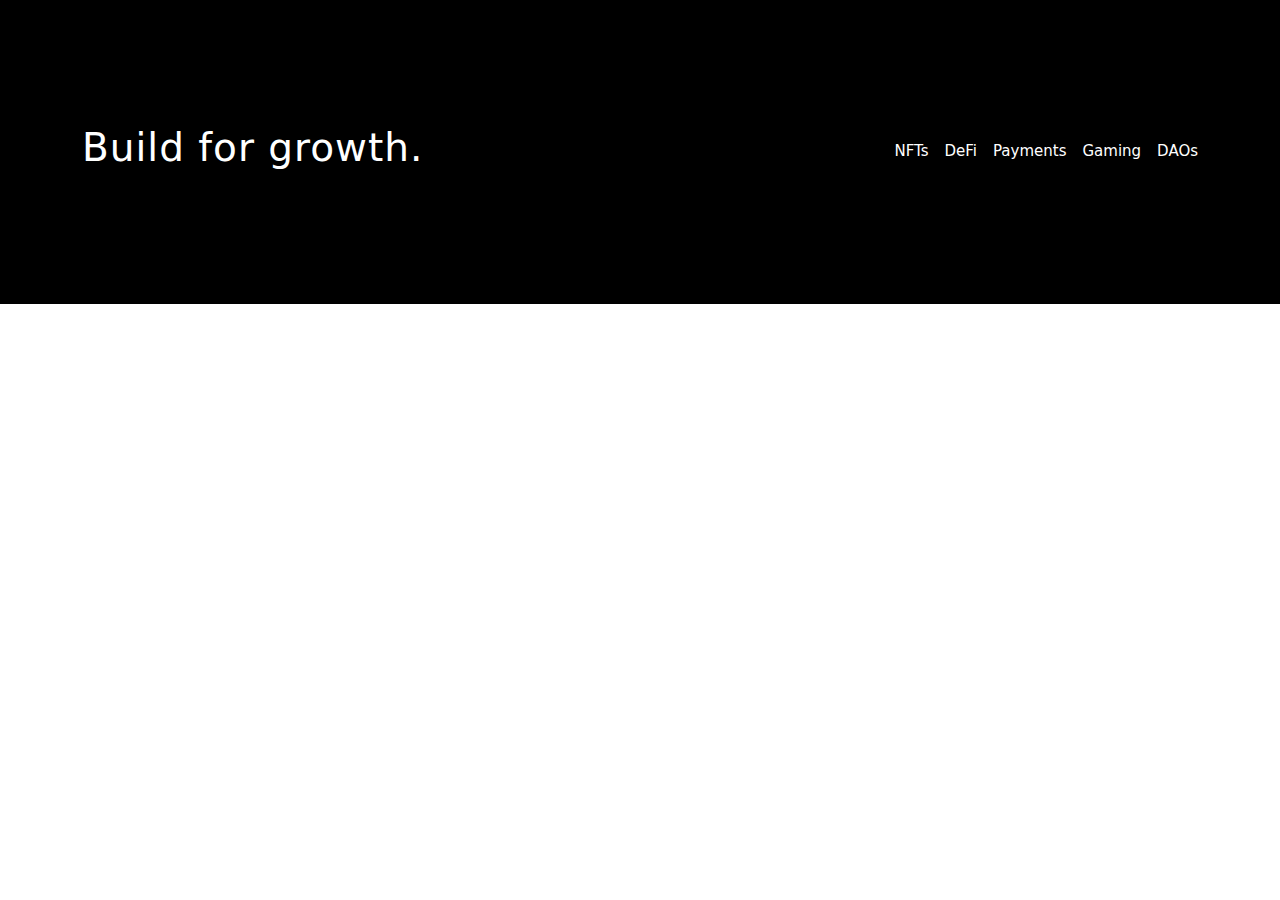
<file: index.html>
<!DOCTYPE html>
<html lang="en">

<head>
    <meta charset="UTF-8">
    <meta name="viewport" content="width=device-width, initial-scale=1.0">
    <title>SOLANA</title>
    <link href="https://cdn.jsdelivr.net/npm/bootstrap@5.3.3/dist/css/bootstrap.min.css" rel="stylesheet"
        integrity="sha384-QWTKZyjpPEjISv5WaRU9OFeRpok6YctnYmDr5pNlyT2bRjXh0JMhjY6hW+ALEwIH" crossorigin="anonymous">
    <link rel="stylesheet" href="./assets/css/style.css">
</head>

<body>
    <!---------------- build for growth section start ------------------>
    <section class="bg-black">
        <div class="container max_width_1140px padding_top_125 padding_bottom_125">
            <div class="d-flex align-items-center justify-content-between">
                <h3 class="text-white font_size_8xl fw-normal letter_sapacing_1px line_height_6xl">Build for growth.</h3>
                <ul class="d-flex align-items-center gap-3 mb-0 ps-0">
                    <li><a href="" class="text-white font_size_xsm line_height_3xl growth_links">NFTs</a></li>
                    <li><a href="" class="text-white font_size_xsm line_height_3xl growth_links">DeFi</a></li>
                    <li><a href="" class="text-white font_size_xsm line_height_3xl growth_links">Payments</a></li>
                    <li><a href="" class="text-white font_size_xsm line_height_3xl growth_links">Gaming</a></li>
                    <li><a href="" class="text-white font_size_xsm line_height_3xl growth_links">DAOs</a></li>
                </ul>
            </div>
        </div>
    </section>





    <script src="https://cdn.jsdelivr.net/npm/bootstrap@5.3.3/dist/js/bootstrap.bundle.min.js"
        integrity="sha384-YvpcrYf0tY3lHB60NNkmXc5s9fDVZLESaAA55NDzOxhy9GkcIdslK1eN7N6jIeHz"
        crossorigin="anonymous"></script>

</body>

</html>
</file>
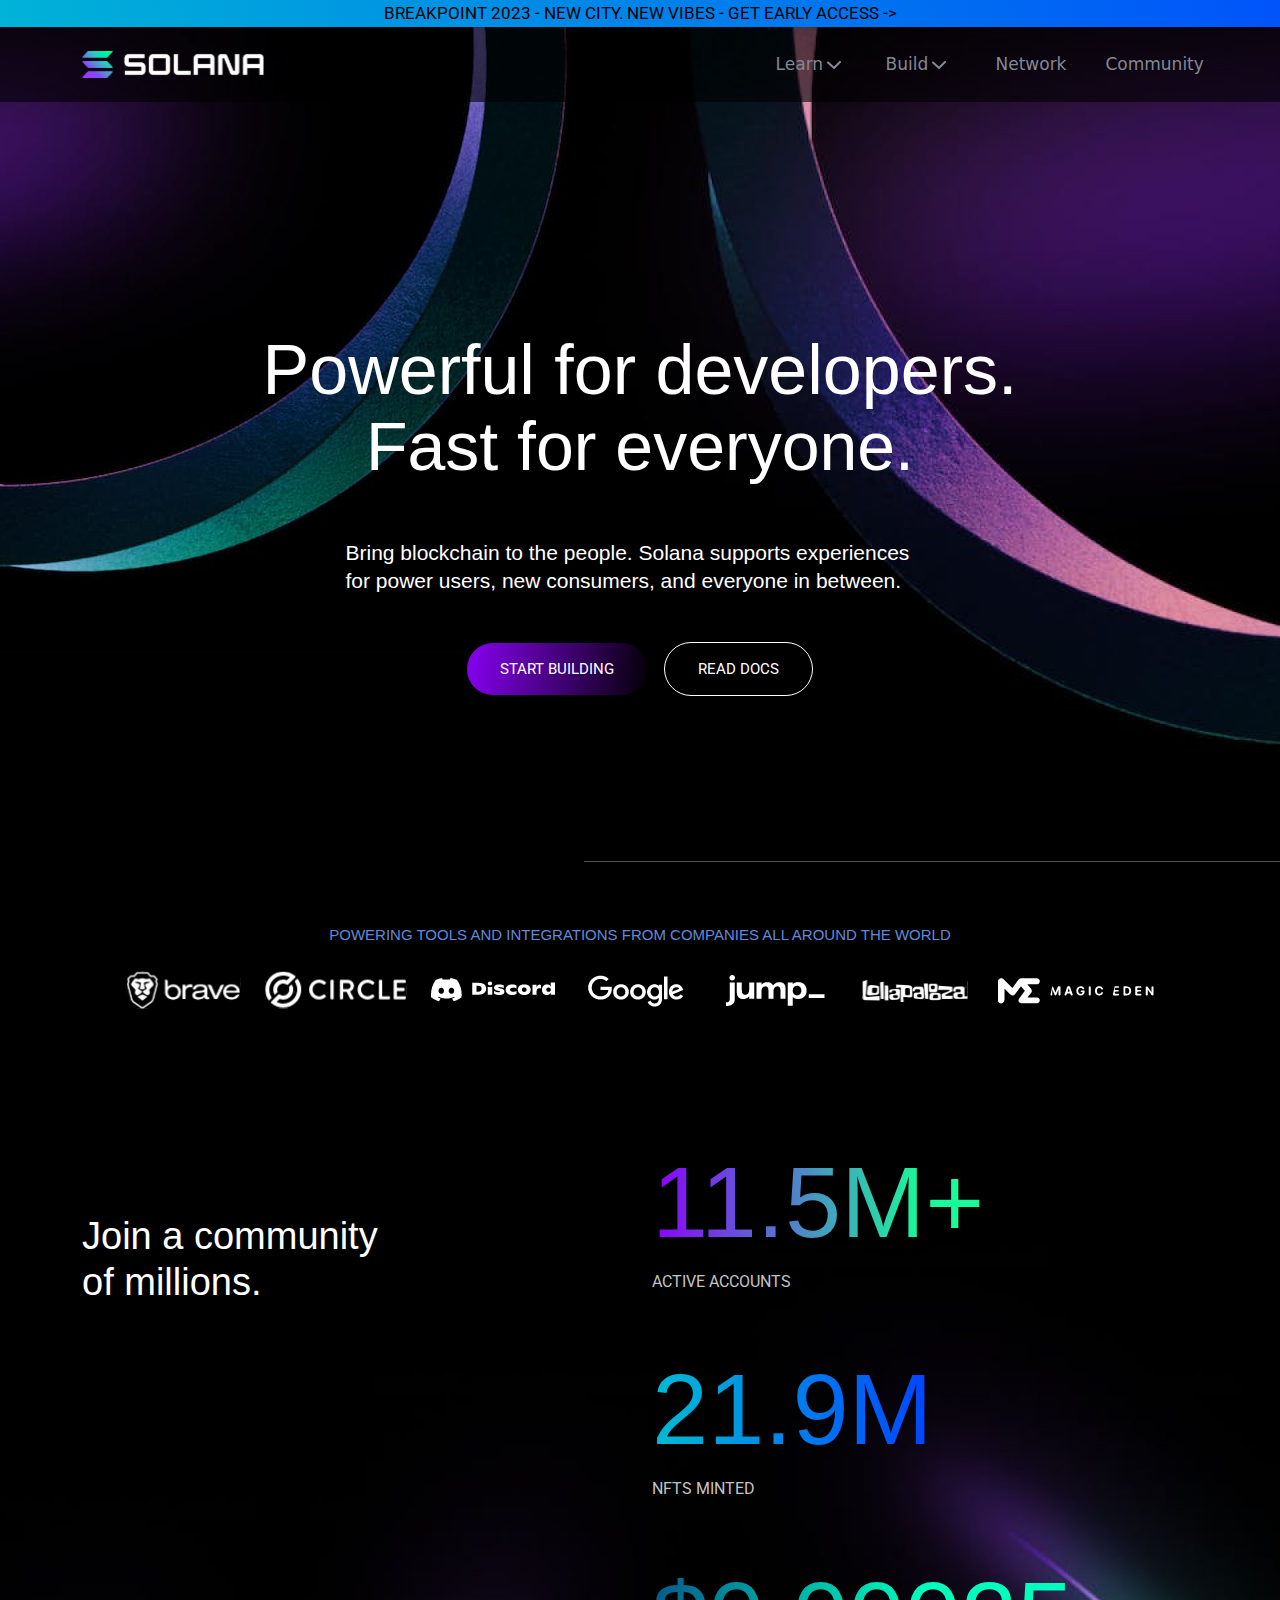
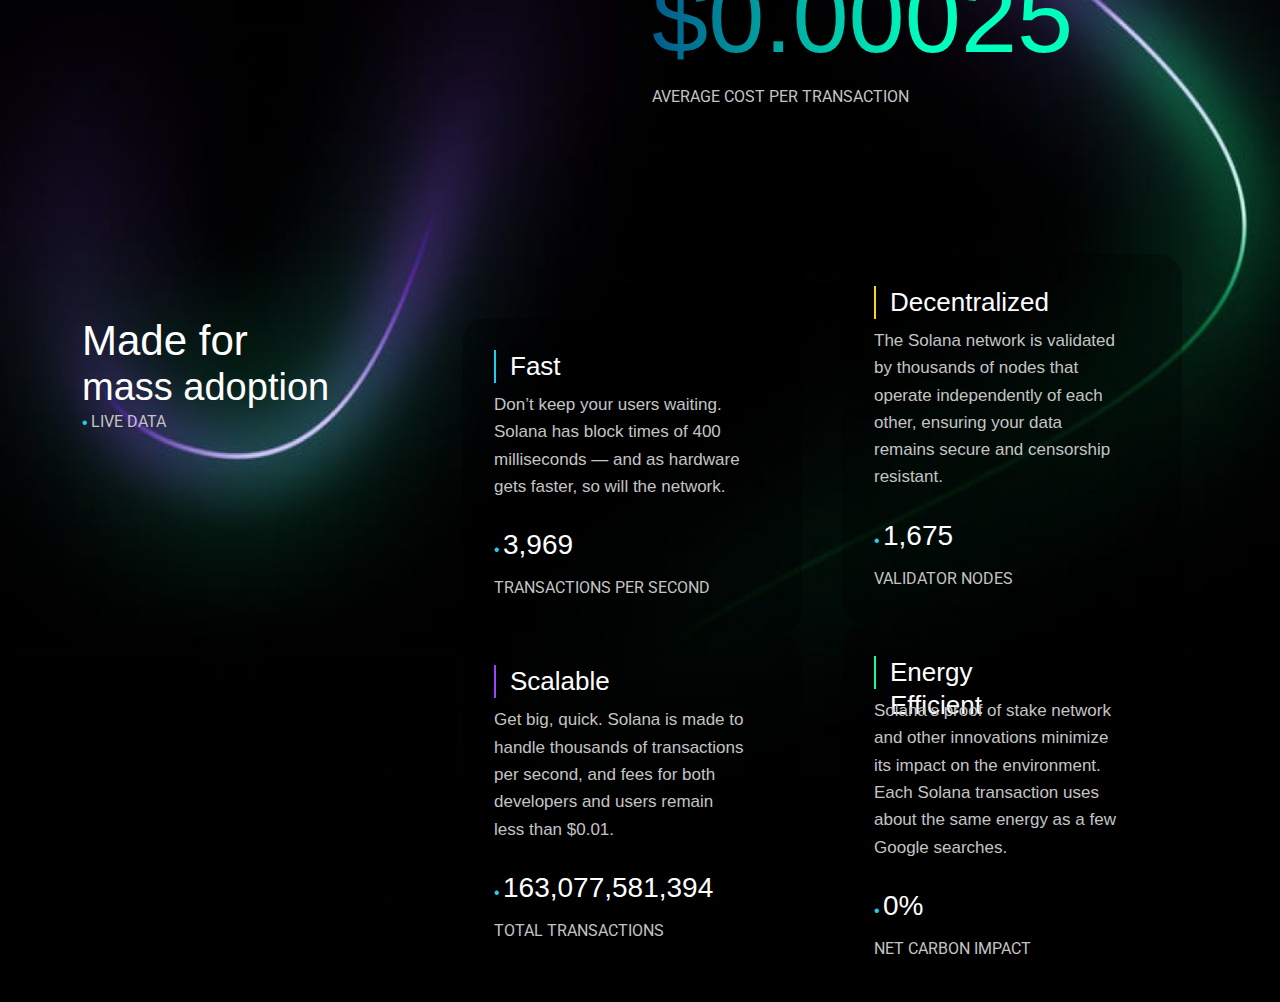
<file: index2.html>
<!doctype html>
<html lang="en">

<head>
    <meta charset="utf-8">
    <meta name="viewport" content="width=device-width, initial-scale=1">
    <title>SOLANA</title>
    <link href="https://cdn.jsdelivr.net/npm/bootstrap@5.3.3/dist/css/bootstrap.min.css" rel="stylesheet"
        integrity="sha384-QWTKZyjpPEjISv5WaRU9OFeRpok6YctnYmDr5pNlyT2bRjXh0JMhjY6hW+ALEwIH" crossorigin="anonymous">
    <link rel="stylesheet" href="./assets/css/style2.css">
</head>

<body>
    <section class="header_gradient ">
        <h3
            class="mb-0 font_family_roboto fw-normal text-center text-black font_size_md  line_height_3xl text-uppercase">
            Breakpoint 2023 - New City. New Vibes - Get Early Access -></h3>
    </section>
    <section class="bg-black d-flex min-vh-100 flex-column position-relative overflow-hidden">
        <img class="position-absolute position_left_img z-0 d-none d-xl-block"
            src="./assets/images/webp/section1_left_img.png" alt="section1_left_img">
        <img class="position-absolute position_right_img z-0 d-none d-xl-block"
            src="./assets/images/webp/section1_right_img.png" alt="section1_right_img">
        <div class="nav_gradient z-1">
            <nav class="container_width mx-auto container  d-flex align-items-center justify-content-between py-3">
                <img src="./assets/images/svg/logo.svg" alt="logo">

                <div>
                    <div class="dropdown">
                        <button onclick="myFunction()"
                            class="dropbtn font_size_md line_height_3xl fw-normal d-flex gap-1 align-items-center dropdown_color">Learn
                            <svg width="15" height="9" viewBox="0 0 15 9" fill="none"
                                xmlns="http://www.w3.org/2000/svg">
                                <path fill-rule="evenodd" clip-rule="evenodd"
                                    d="M12.2931 1.29308C12.3853 1.19757 12.4957 1.12139 12.6177 1.06898C12.7397 1.01657 12.8709 0.988985 13.0037 0.987831C13.1365 0.986677 13.2681 1.01198 13.391 1.06226C13.5139 1.11254 13.6256 1.18679 13.7195 1.28069C13.8134 1.37458 13.8876 1.48623 13.9379 1.60913C13.9882 1.73202 14.0135 1.8637 14.0123 1.99648C14.0112 2.12926 13.9836 2.26048 13.9312 2.38249C13.8788 2.50449 13.8026 2.61483 13.7071 2.70708L7.70707 8.70708C7.52484 8.88934 7.27927 8.99421 7.0216 8.99979C6.76392 9.00538 6.51404 8.91127 6.32407 8.73708L0.324072 3.23708C0.128608 3.0578 0.0123704 2.8082 0.000930667 2.54321C-0.00473371 2.41201 0.0155007 2.28097 0.060479 2.15758C0.105457 2.03419 0.174299 1.92087 0.263072 1.82408C0.351846 1.7273 0.458813 1.64895 0.577867 1.5935C0.696921 1.53806 0.825729 1.5066 0.956939 1.50094C1.22193 1.4895 1.48061 1.58379 1.67607 1.76308L6.97007 6.61608L12.2931 1.29308Z"
                                    fill="#848895" />
                            </svg>

                        </button>
                        <div id="myDropdown" class="dropdown-content">
                            <a href="#home" class="text-black">Home</a>
                            <a href="#about" class="text-black">About</a>
                            <a href="#contact" class="text-black">Contact</a>
                        </div>
                    </div>
                    <div class="dropdown">
                        <button onclick="myFunction()"
                            class="dropbtn font_size_md line_height_3xl fw-normal d-flex gap-1 align-items-center dropdown_color">Build
                            <svg width="15" height="9" viewBox="0 0 15 9" fill="none"
                                xmlns="http://www.w3.org/2000/svg">
                                <path fill-rule="evenodd" clip-rule="evenodd"
                                    d="M12.2931 1.29308C12.3853 1.19757 12.4957 1.12139 12.6177 1.06898C12.7397 1.01657 12.8709 0.988985 13.0037 0.987831C13.1365 0.986677 13.2681 1.01198 13.391 1.06226C13.5139 1.11254 13.6256 1.18679 13.7195 1.28069C13.8134 1.37458 13.8876 1.48623 13.9379 1.60913C13.9882 1.73202 14.0135 1.8637 14.0123 1.99648C14.0112 2.12926 13.9836 2.26048 13.9312 2.38249C13.8788 2.50449 13.8026 2.61483 13.7071 2.70708L7.70707 8.70708C7.52484 8.88934 7.27927 8.99421 7.0216 8.99979C6.76392 9.00538 6.51404 8.91127 6.32407 8.73708L0.324072 3.23708C0.128608 3.0578 0.0123704 2.8082 0.000930667 2.54321C-0.00473371 2.41201 0.0155007 2.28097 0.060479 2.15758C0.105457 2.03419 0.174299 1.92087 0.263072 1.82408C0.351846 1.7273 0.458813 1.64895 0.577867 1.5935C0.696921 1.53806 0.825729 1.5066 0.956939 1.50094C1.22193 1.4895 1.48061 1.58379 1.67607 1.76308L6.97007 6.61608L12.2931 1.29308Z"
                                    fill="#848895" />
                            </svg>

                        </button>
                        <div id="myDropdown" class="dropdown-content">
                            <a href="#home" class="text-black">Home</a>
                            <a href="#about" class="text-black">About</a>
                            <a href="#contact" class="text-black">Contact</a>
                        </div>
                    </div>
                    <div class="dropdown">
                        <button onclick="myFunction()"
                            class="dropbtn font_size_md line_height_3xl fw-normal d-flex gap-1 align-items-center dropdown_color">Network
                            <svg width="15" height="9" viewBox="0 0 15 9" fill="none"
                                xmlns="http://www.w3.org/2000/svg">
                                <path fill-rule="evenodd" clip-rule="evenodd"
                                    d="M12.2931 1.29308C12.3853 1.19757 12.4957 1.12139 12.6177 1.06898C12.7397 1.01657 12.8709 0.988985 13.0037 0.987831C13.1365 0.986677 13.2681 1.01198 13.391 1.06226C13.5139 1.11254 13.6256 1.18679 13.7195 1.28069C13.8134 1.37458 13.8876 1.48623 13.9379 1.60913C13.9882 1.73202 14.0135 1.8637 14.0123 1.99648C14.0112 2.12926 13.9836 2.26048 13.9312 2.38249C13.8788 2.50449 13.8026 2.61483 13.7071 2.70708L7.70707 8.70708C7.52484 8.88934 7.27927 8.99421 7.0216 8.99979C6.76392 9.00538 6.51404 8.91127 6.32407 8.73708L0.324072 3.23708C0.128608 3.0578 0.0123704 2.8082 0.000930667 2.54321C-0.00473371 2.41201 0.0155007 2.28097 0.060479 2.15758C0.105457 2.03419 0.174299 1.92087 0.263072 1.82408C0.351846 1.7273 0.458813 1.64895 0.577867 1.5935C0.696921 1.53806 0.825729 1.5066 0.956939 1.50094C1.22193 1.4895 1.48061 1.58379 1.67607 1.76308L6.97007 6.61608L12.2931 1.29308Z"
                                    fill="#848895" />
                            </svg>

                        </button>
                        <div id="myDropdown" class="dropdown-content">
                            <a href="#home" class="text-black">Home</a>
                            <a href="#about" class="text-black">About</a>
                            <a href="#contact" class="text-black">Contact</a>
                        </div>
                    </div>
                    <div class="dropdown">
                        <button onclick="myFunction()"
                            class="dropbtn font_size_md line_height_3xl fw-normal d-flex gap-1 align-items-center dropdown_color">Community
                            <svg width="15" height="9" viewBox="0 0 15 9" fill="none"
                                xmlns="http://www.w3.org/2000/svg">
                                <path fill-rule="evenodd" clip-rule="evenodd"
                                    d="M12.2931 1.29308C12.3853 1.19757 12.4957 1.12139 12.6177 1.06898C12.7397 1.01657 12.8709 0.988985 13.0037 0.987831C13.1365 0.986677 13.2681 1.01198 13.391 1.06226C13.5139 1.11254 13.6256 1.18679 13.7195 1.28069C13.8134 1.37458 13.8876 1.48623 13.9379 1.60913C13.9882 1.73202 14.0135 1.8637 14.0123 1.99648C14.0112 2.12926 13.9836 2.26048 13.9312 2.38249C13.8788 2.50449 13.8026 2.61483 13.7071 2.70708L7.70707 8.70708C7.52484 8.88934 7.27927 8.99421 7.0216 8.99979C6.76392 9.00538 6.51404 8.91127 6.32407 8.73708L0.324072 3.23708C0.128608 3.0578 0.0123704 2.8082 0.000930667 2.54321C-0.00473371 2.41201 0.0155007 2.28097 0.060479 2.15758C0.105457 2.03419 0.174299 1.92087 0.263072 1.82408C0.351846 1.7273 0.458813 1.64895 0.577867 1.5935C0.696921 1.53806 0.825729 1.5066 0.956939 1.50094C1.22193 1.4895 1.48061 1.58379 1.67607 1.76308L6.97007 6.61608L12.2931 1.29308Z"
                                    fill="#848895" />
                            </svg>

                        </button>
                        <div id="myDropdown" class="dropdown-content">
                            <a href="#home" class="text-black">Home</a>
                            <a href="#about" class="text-black">About</a>
                            <a href="#contact" class="text-black">Contact</a>
                        </div>
                    </div>
                </div>
            </nav>
        </div>
        <div
            class="container mx-auto container_width d-flex  flex-grow-1 flex-column align-items-center justify-content-center z-2">
            <div class="d-flex flex-column align-items-center">
                <h2 class="text-white font_family_Helvetica fw-normal font_size_11xl line_height_7xl mb-0 text-center">
                    Powerful for
                    developers.</h2>
                <h2 class="text-white font_family_Helvetica fw-normal font_size_10xl line_height_7xl mb-0 text-center">
                    Fast for
                    everyone.</h2>
                <p
                    class="font_family_Helvetica fw-normal font_size_2xl line_height_3xl text-white max_width_header_para padding_top_55 mb-0 pb-5">
                    Bring blockchain to the people. Solana supports experiences for power users, new consumers, and
                    everyone in between.</p>
                <div class="d-flex align-items-center gap-3">
                    <button
                        class="header_btn1 text-white font_family_roboto font_size_xsm line_height_2xl text-uppercase fw-normal">Start
                        building</button>
                    <button
                        class="header_btn2 text-white text-uppercase font_family_roboto font_size_xsm line_height_2xl">Read
                        docs</button>
                </div>
            </div>
        </div>
    </section>
    <section class="bg-black">
        <div class="container mx-auto container_width">
            <p
                class="mb-0 font_family_Helvetica fw-normal font_size_xsm line_height_lg text-uppercase text_blue text-center pb-4">
                Powering tools and integrations from companies all around the world</p>
            <div class="d-flex align-items-center gap-4 justify-content-center">
                <img src="./assets/images/svg/brave.svg" alt="brave">
                <img src="./assets/images/svg/circle.svg" alt="circle">
                <img src="./assets/images/svg/discord.svg" alt="discord">
                <img src="./assets/images/svg/google.svg" alt="google">
                <img src="./assets/images/svg/jump.svg" alt="jump">
                <img src="./assets/images/svg/lollapalooza.svg" alt="lollapalooza">
                <img src="./assets/images/svg/magiceden.svg" alt="magiceden">
            </div>
        </div>
    </section>
    <section class="bg-black section3_baground_img min-vh-100">
        <div class="container mx-auto container_width">
            <div class="row pt_124 pb_80">
                <div class="col-6">
                    <div class="d-flex flex-column justify-content-start pt_77">
                        <h4 class="text-white font_family_Helvetica fw-normal font_size_7xl line_height_6xl mb-0">Join a
                            community</h4>
                        <h4 class="text-white font_family_Helvetica fw-normal font_size_7xl line_height_6xl mb-0">of
                            millions.
                        </h4>
                    </div>
                </div>
                <div class="col-6">
                    <div class="d-flex flex-column justify-content-start gap-5">
                        <div class="m-0">
                            <h2
                                class="mb-0 font_family_Helvetica fw-normal font_size_12xl line_height_8xl gradient_text">
                                11.5M+</h2>
                            <p
                                class="mb-0 font_family_roboto text-uppercase  fw-normal font_size_sm line_height_3xl text_gray">
                                Active accounts</p>
                        </div>
                        <div class="m-0">
                            <h2
                                class="mb-0 font_family_Helvetica fw-normal font_size_12xl line_height_8xl gradient_text2">
                                21.9M</h2>
                            <p
                                class="mb-0 font_family_roboto text-uppercase  fw-normal font_size_sm line_height_3xl text_gray">
                                NFTs minted</p>
                        </div>
                        <div class="m-0">
                            <h2
                                class="mb-0 font_family_Helvetica fw-normal font_size_12xl line_height_8xl gradient_text3">
                                $0.00025</h2>
                            <p
                                class="mb-0 font_family_roboto text-uppercase  fw-normal font_size_sm line_height_3xl text_gray">
                                Average cost per transaction</p>
                        </div>
                    </div>
                </div>
            </div>
        </div>
        <div class="container mx-auto container_width">
            <div class="row pt_64 pb-2">
                <div class="col-4 pt_64">
                    <p class="font_family_Helvetica mb-0 fw-normal text-white font_size_9xl line_height_6xl">Made for
                    </p>
                    <p class="font_family_Helvetica mb-0 fw-normal text-white font_size_7xl line_height_6xl">mass
                        adoption</p>
                    <p class="mb-0"><img src="./assets/images/webp/blue-dot.png" alt="dot"><span
                            class="ps-1 fw-normal font_family_roboto text-uppercase font_size_sm line_height_md text_gray">Live
                            data</span></p>
                </div>
                <div class="col-4 pt_64">
                    <div class="section3_box">
                        <div class="max_width_250">
                            <div class="section3_borderline">
                                <p class="text-white font_family_Helvetica mb-0 fw-normal font_size_4xl line_height_5xl ps-3">Fast</p>
                            </div>
                            <p class="font_family_Helvetica mb-0 fw-normal font_size_md line_height_3xl text_gray pt-2 pb-4">Don’t keep your users waiting. Solana has block times of
                                400 milliseconds — and as hardware gets faster, so will the
                                network.</p>
                            <p class="mb-0"><img src="./assets/images/webp/blue-dot.png" alt="dot"><span class="font_family_Helvetica mb-0 fw-normal font_size_5xl text-white ps-1">3,969</span></p>
                            <p class="text-uppercase font_family_roboto fw-normal font_size_sm line_height_3xl mb-0 text_gray pt-2">Transactions per second</p>
                        </div>
                    </div>
                    <div class="section3_box">
                        <div class="max_width_250">
                            <div class="section3_borderline2">
                                <p class="text-white font_family_Helvetica mb-0 fw-normal font_size_4xl line_height_5xl ps-3">Scalable</p>
                            </div>
                            <p class="font_family_Helvetica mb-0 fw-normal font_size_md line_height_3xl text_gray pt-2 pb-4">Get big, quick. Solana is made to handle thousands of transactions per second, and fees for both developers and users
                            remain less than $0.01.</p>
                            <p class="mb-0"><img src="./assets/images/webp/blue-dot.png" alt="dot"><span
                                    class="font_family_Helvetica mb-0 fw-normal font_size_5xl text-white ps-1">163,077,581,394</span></p>
                            <p class="text-uppercase font_family_roboto fw-normal font_size_sm line_height_3xl mb-0 text_gray pt-2">
                                Total transactions</p>
                        </div>
                    </div>
                </div>
                <div class="col-4">
                    <div class="section3_box">
                        <div class="max_width_250">
                            <div class="section3_borderline3">
                                <p class="text-white font_family_Helvetica mb-0 fw-normal font_size_4xl line_height_5xl ps-3">Decentralized</p>
                            </div>
                            <p class="font_family_Helvetica mb-0 fw-normal font_size_md line_height_3xl text_gray pt-2 pb-4">The Solana network is validated by thousands of nodes that operate independently of each other, ensuring your data
                            remains secure and censorship resistant.</p>
                            <p class="mb-0"><img src="./assets/images/webp/blue-dot.png" alt="dot"><span
                                    class="font_family_Helvetica mb-0 fw-normal font_size_5xl text-white ps-1">1,675</span></p>
                            <p class="text-uppercase font_family_roboto fw-normal font_size_sm line_height_3xl mb-0 text_gray pt-2">
                                Validator nodes</p>
                        </div>
                    </div>
                    <div class="section3_box">
                        <div class="max_width_250">
                            <div class="section3_borderline4">
                                <p class="text-white font_family_Helvetica mb-0 fw-normal font_size_4xl line_height_5xl ps-3 flex-nowrap">Energy Efficient
                                </p>
                            </div>
                            <p class="font_family_Helvetica mb-0 fw-normal font_size_md line_height_3xl text_gray pt-2 pb-4">Solana’s proof of stake network and other innovations minimize its impact on the environment. Each Solana transaction
                            uses about the same energy as a few Google searches.</p>
                            <p class="mb-0"><img src="./assets/images/webp/blue-dot.png" alt="dot"><span
                                    class="font_family_Helvetica mb-0 fw-normal font_size_5xl text-white ps-1">0%</span>
                            </p>
                            <p class="text-uppercase font_family_roboto fw-normal font_size_sm line_height_3xl mb-0 text_gray pt-2">
                                Net carbon impact</p>
                        </div>
                    </div>
                </div>
            </div>
        </div>
    </section>
    <script src="https://cdn.jsdelivr.net/npm/bootstrap@5.3.3/dist/js/bootstrap.bundle.min.js"
        integrity="sha384-YvpcrYf0tY3lHB60NNkmXc5s9fDVZLESaAA55NDzOxhy9GkcIdslK1eN7N6jIeHz"
        crossorigin="anonymous"></script>
    <script src="./assets/js/app.js"></script>
</body>

</html>
</file>
<file: assets/css/style.css>
@import url(./root.css);
*{
    margin: 0;
    padding: 0;
    list-style-type: none !important;
    text-decoration: none !important;
    box-sizing: border-box;
}
.letter_sapacing_1px{
    letter-spacing: 1px;
}
.max_width_1140px{
    max-width: 1140px;
}


.padding_top_125{
    padding-top: 125px;
}
.padding_bottom_125{
    padding-bottom: 125px;
}


.growth_links{
    
}
</file>
<file: assets/css/style2.css>
@import url('https://fonts.googleapis.com/css2?family=Roboto:ital,wght@0,100;0,300;0,400;0,500;0,700;0,900;1,100;1,300;1,400;1,500;1,700;1,900&display=swap');
@import url(./root.css);

@font-face {
    font-family: "Helvetica", sans-serif;
    src: url(../font/Helvetica.ttf);
}

* {
    margin: 0;
    padding: 0;
    list-style-type: none !important;
    text-decoration: none !important;
    box-sizing: border-box;
}


.font_family_roboto {
    font-family: "Roboto", sans-serif;
}

.font_family_Helvetica {
    font-family: "Helvetica", sans-serif;
}

.container_width {
    max-width: 1140pxs;
}



/* section1-css */

.padding_top_55 {
    padding-top: 55px;
}

.dropbtn {
    background: var(--arrow-bg);
    padding: 7.5px 16px 7.5px 12.3px !important;
    width: 104.86px !important;
    border: none;
    border-radius: 8px;
    cursor: pointer;
}

.dropdown {
    position: relative;
    display: inline-block;
}

.dropdown-content {
    display: none;
    position: absolute;
    background-color: transparent;
    width: 100%;
    border-radius: 8px;
    overflow: auto;
    box-shadow: 0px 8px 16px 0px rgba(0, 0, 0, 0.2);
    z-index: 1;
}

.dropdown-content a {
    padding: 8px;
    text-decoration: none;
    display: block;
    background: var(--header-gradient);
}

.show {
    display: block !important;
}

.max_width_header_para {
    max-width: 589px;
}

.header_btn1 {
    background: var(--btn1-gradient);
    padding: 16px 33px;
    border-radius: 36px;
    border: 1px solid rgba(0, 0, 0, 1)
}

.header_btn2 {
    background: rgba(0, 0, 0, 1);
    padding: 16px 33px;
    border-radius: 36px;
    border: 1px solid rgba(255, 255, 255, 1)
}

.position_left_img {
    top: 0;
    left: 0;
}

.position_right_img {
    top: 0;
    right: 0;
}

/* section2-css */
.pt_124 {
    padding-top: 124px;
}

.gradient_text {
    background: linear-gradient(to left, #19FB9B 50%, #8C01FA 100%);
    -webkit-background-clip: text;
    -webkit-text-fill-color: transparent;
}

.gradient_text2 {
    background: linear-gradient(to left, #0047FF 50%, #00BCD4 100%);
    -webkit-background-clip: text;
    -webkit-text-fill-color: transparent;
}

.gradient_text3 {
    background: linear-gradient(to left, #00FFBD 50%, #025B8C 100%);
    -webkit-background-clip: text;
    -webkit-text-fill-color: transparent;
}

.pt_77 {
    padding-top: 77px;
}

/* section3-css */

.section3_box {
    background: #00000047;
    padding: 32px;
    border-radius: 24px;
    max-width: 340px;
}

.max_width_250 {
    max-width: 250px;
}

.section3_borderline {
    width: 2px;
    height: 33px;
    background: #1FCFF1;
}

.section3_borderline2 {
    width: 2px;
    height: 33px;
    background: #9945FF;
}

.section3_borderline3 {
    width: 2px;
    height: 33px;
    background: #FFD512
}

.section3_borderline4 {
    width: 2px;
    height: 33px;
    background: #19FB9B
}

.section3_baground_img {
    background-image: url(../images/webp/section3_img.png);
    background-repeat: no-repeat;
    background-size: 100% 100%;
    background-position: center;
}
.pt_64{
    padding-top: 64px;
}
.pb_80{
    padding-bottom: 80px;
}
</file>
